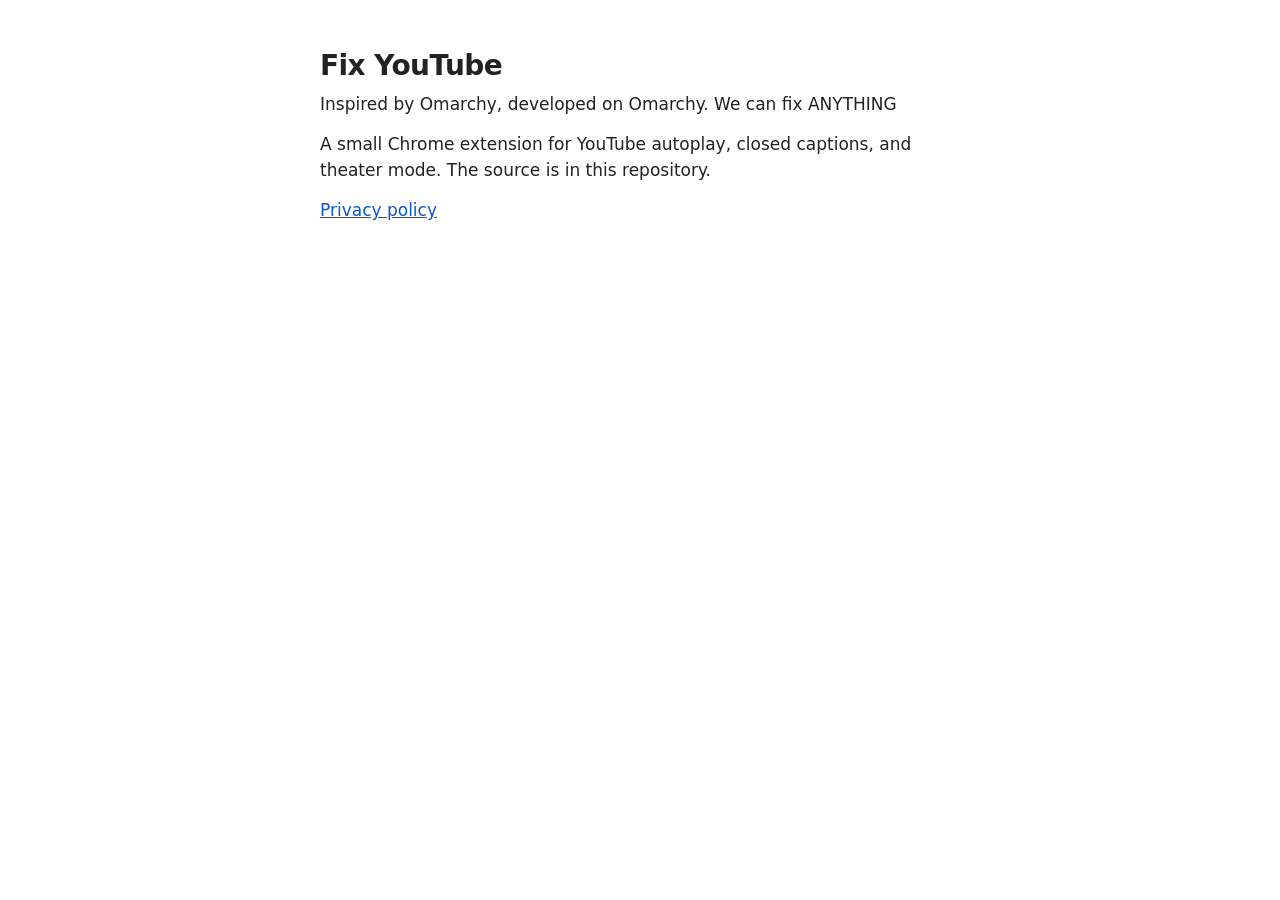
<file: docs/index.html>
<!DOCTYPE html>
<html lang="en">
<head>
  <meta charset="utf-8">
  <meta name="viewport" content="width=device-width, initial-scale=1">
  <title>Fix YouTube</title>
  <style>
    * { box-sizing: border-box; }
    body {
      margin: 0;
      padding: 48px 20px 72px;
      font: 17px/1.55 system-ui, "Segoe UI", Roboto, Helvetica, Arial, sans-serif;
      color: #222;
      background: #fff;
    }
    main { max-width: 40rem; margin: 0 auto; }
    h1 {
      margin: 0 0 8px;
      font-size: 1.75rem;
      font-weight: 650;
      letter-spacing: -0.02em;
      line-height: 1.25;
    }
    p { margin: 0 0 0.85rem; }
    a { color: #0b57d0; }
    a:visited { color: #0b57d0; }
  </style>
</head>
<body>
  <main>
    <h1>Fix YouTube</h1>
    <p>Inspired by Omarchy, developed on Omarchy. We can fix ANYTHING</p>
    <p>A small Chrome extension for YouTube autoplay, closed captions, and theater mode. The source is in this repository.</p>
    <p><a href="privacy.html">Privacy policy</a></p>
  </main>
</body>
</html>
</file>
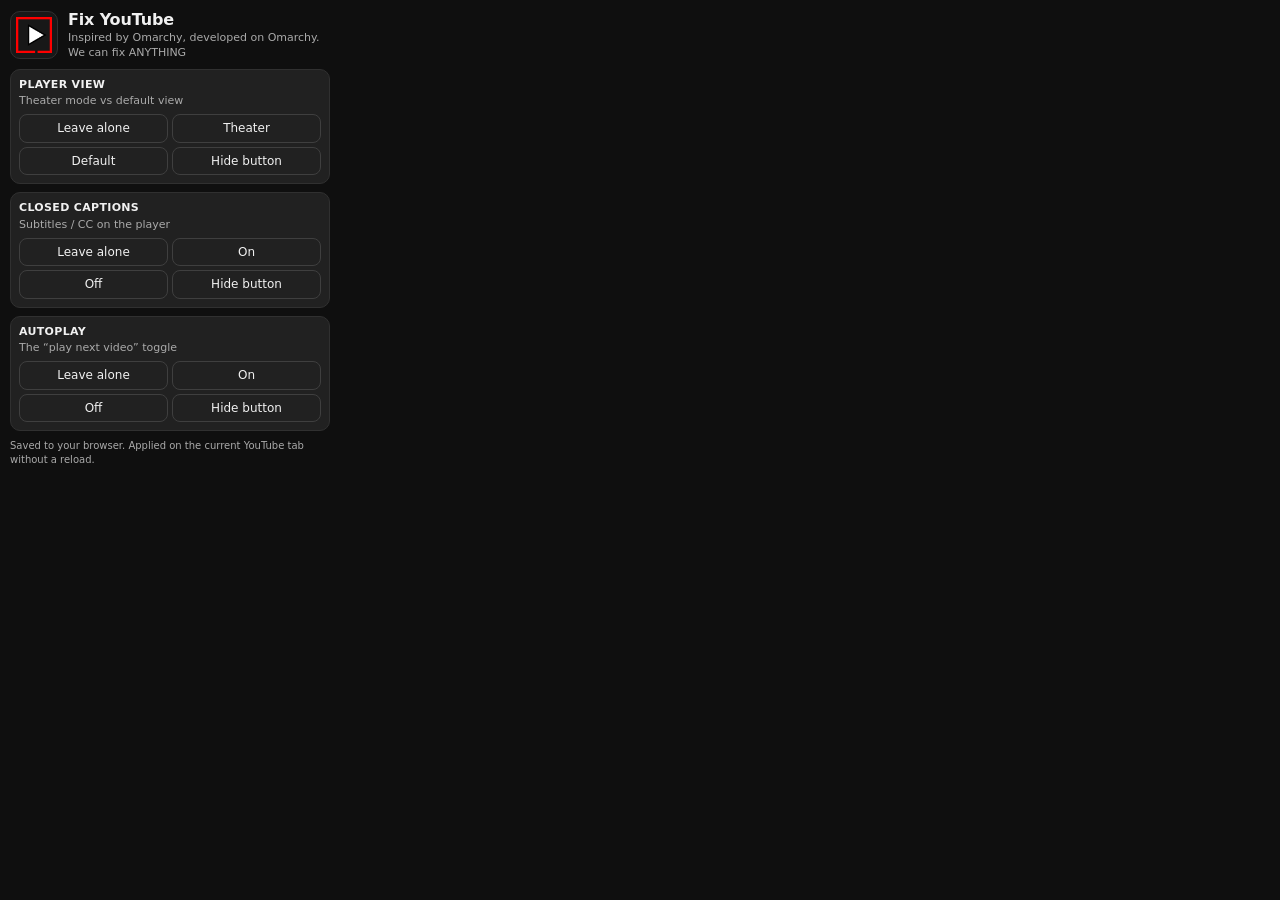
<file: popup.html>
<!DOCTYPE html>
<html lang="en">
<head>
  <meta charset="utf-8">
  <meta name="viewport" content="width=device-width, initial-scale=1">
  <title>Fix YouTube</title>
  <link rel="stylesheet" href="popup.css">
</head>
<body>
  <header class="header">
    <div class="logo-wrap">
      <img class="logo" src="icons/icon128.png" alt="" width="36" height="36">
    </div>
    <div class="heading">
      <h1>Fix YouTube</h1>
      <p class="tagline">Inspired by Omarchy, developed on Omarchy.<br>We can fix ANYTHING</p>
    </div>
  </header>

  <form id="settings" class="settings">
    <section class="card">
      <h2 class="card-title">Player view</h2>
      <p class="hint">Theater mode vs default view</p>
      <div class="options">
        <label class="pill"><input type="radio" name="view" value="leave"> Leave alone</label>
        <label class="pill"><input type="radio" name="view" value="theater"> Theater</label>
        <label class="pill"><input type="radio" name="view" value="default"> Default</label>
        <label class="pill"><input type="radio" name="view" value="hide"> Hide button</label>
      </div>
    </section>

    <section class="card">
      <h2 class="card-title">Closed captions</h2>
      <p class="hint">Subtitles / CC on the player</p>
      <div class="options">
        <label class="pill"><input type="radio" name="captions" value="leave"> Leave alone</label>
        <label class="pill"><input type="radio" name="captions" value="on"> On</label>
        <label class="pill"><input type="radio" name="captions" value="off"> Off</label>
        <label class="pill"><input type="radio" name="captions" value="hide"> Hide button</label>
      </div>
    </section>

    <section class="card">
      <h2 class="card-title">Autoplay</h2>
      <p class="hint">The “play next video” toggle</p>
      <div class="options">
        <label class="pill"><input type="radio" name="autoplay" value="leave"> Leave alone</label>
        <label class="pill"><input type="radio" name="autoplay" value="on"> On</label>
        <label class="pill"><input type="radio" name="autoplay" value="off"> Off</label>
        <label class="pill"><input type="radio" name="autoplay" value="hide"> Hide button</label>
      </div>
    </section>
  </form>

  <div class="meta">
    <p class="footer">Saved to your browser. Applied on the current YouTube tab without a reload.</p>
    <p id="status" class="status" role="status" aria-live="polite"></p>
  </div>

  <script src="shared.js"></script>
  <script src="popup.js"></script>
</body>
</html>
</file>
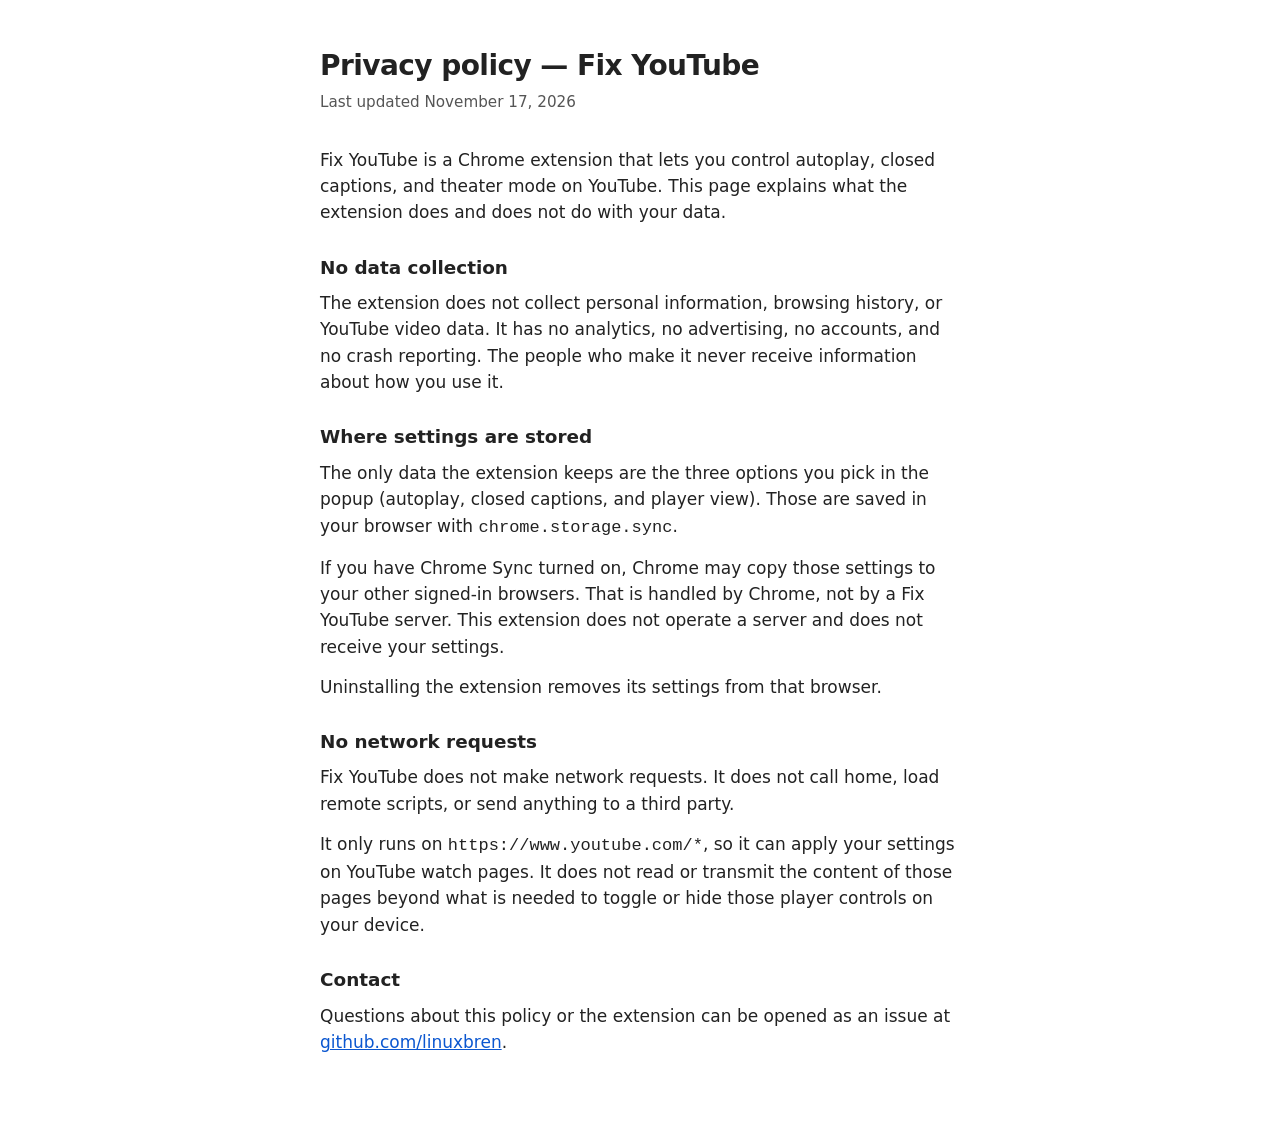
<file: docs/privacy.html>
<!DOCTYPE html>
<html lang="en">
<head>
  <meta charset="utf-8">
  <meta name="viewport" content="width=device-width, initial-scale=1">
  <title>Privacy policy — Fix YouTube</title>
  <style>
    :root {
      color-scheme: light;
    }
    * { box-sizing: border-box; }
    body {
      margin: 0;
      padding: 48px 20px 72px;
      font: 17px/1.55 system-ui, "Segoe UI", Roboto, Helvetica, Arial, sans-serif;
      color: #222;
      background: #fff;
    }
    main {
      max-width: 40rem;
      margin: 0 auto;
    }
    h1 {
      margin: 0 0 8px;
      font-size: 1.75rem;
      font-weight: 650;
      letter-spacing: -0.02em;
      line-height: 1.25;
    }
    .updated {
      margin: 0 0 2rem;
      color: #555;
      font-size: 0.95rem;
    }
    h2 {
      margin: 1.75rem 0 0.5rem;
      font-size: 1.15rem;
      font-weight: 650;
    }
    p, li {
      margin: 0 0 0.85rem;
    }
    ul {
      margin: 0 0 0.85rem;
      padding-left: 1.25rem;
    }
    a { color: #0b57d0; }
    a:visited { color: #0b57d0; }
  </style>
</head>
<body>
  <main>
    <h1>Privacy policy — Fix YouTube</h1>
    <p class="updated">Last updated November 17, 2026</p>

    <p>Fix YouTube is a Chrome extension that lets you control autoplay, closed captions, and theater mode on YouTube. This page explains what the extension does and does not do with your data.</p>

    <h2>No data collection</h2>
    <p>The extension does not collect personal information, browsing history, or YouTube video data. It has no analytics, no advertising, no accounts, and no crash reporting. The people who make it never receive information about how you use it.</p>

    <h2>Where settings are stored</h2>
    <p>The only data the extension keeps are the three options you pick in the popup (autoplay, closed captions, and player view). Those are saved in your browser with <code>chrome.storage.sync</code>.</p>
    <p>If you have Chrome Sync turned on, Chrome may copy those settings to your other signed-in browsers. That is handled by Chrome, not by a Fix YouTube server. This extension does not operate a server and does not receive your settings.</p>
    <p>Uninstalling the extension removes its settings from that browser.</p>

    <h2>No network requests</h2>
    <p>Fix YouTube does not make network requests. It does not call home, load remote scripts, or send anything to a third party.</p>
    <p>It only runs on <code>https://www.youtube.com/*</code>, so it can apply your settings on YouTube watch pages. It does not read or transmit the content of those pages beyond what is needed to toggle or hide those player controls on your device.</p>

    <h2>Contact</h2>
    <p>Questions about this policy or the extension can be opened as an issue at <a href="https://github.com/linuxbren">github.com/linuxbren</a>.</p>
  </main>
</body>
</html>
</file>
<file: popup.css>
:root {
  --bg: #0f0f0f;
  --card: #212121;
  --card-border: #303030;
  --text: #f1f1f1;
  --muted: #aaa;
  --accent: #3ea6ff;
  --accent-soft: rgba(62, 166, 255, 0.16);
  --hover: #2a2a2a;
  --line: #3f3f3f;
  --focus: #fff;
  --tile: #181818;
}

* {
  box-sizing: border-box;
}

html, body {
  margin: 0;
  padding: 0;
}

body {
  width: 340px;
  font: 13px/1.35 system-ui, "Segoe UI", Roboto, Helvetica, Arial, sans-serif;
  color: var(--text);
  background: var(--bg);
  padding: 10px 10px 8px;
  overflow-x: hidden;
}

.header {
  display: flex;
  align-items: center;
  gap: 10px;
  margin-bottom: 8px;
}

.logo-wrap {
  flex: 0 0 auto;
  width: 48px;
  height: 48px;
  display: grid;
  place-items: center;
  background: var(--tile);
  border: 1px solid var(--card-border);
  border-radius: 10px;
}

.logo {
  display: block;
  width: 36px;
  height: 36px;
  border-radius: 0;
}

.heading {
  min-width: 0;
  flex: 1 1 auto;
}

.heading h1 {
  margin: 0 0 2px;
  font-size: 16px;
  font-weight: 650;
  letter-spacing: -0.01em;
  line-height: 1.2;
}

.tagline,
.hint,
.footer,
.status {
  margin: 0;
  color: var(--muted);
}

.tagline {
  font-size: 11px;
  line-height: 1.35;
}

.settings {
  display: grid;
  gap: 8px;
}

.card {
  margin: 0;
  padding: 8px;
  border: 1px solid var(--card-border);
  border-radius: 10px;
  background: var(--card);
  min-inline-size: 0;
}

.card-title {
  margin: 0;
  padding: 0;
  font-size: 11px;
  font-weight: 650;
  letter-spacing: 0.03em;
  text-transform: uppercase;
  color: var(--text);
  line-height: 1.3;
}

.hint {
  margin: 2px 0 6px;
  font-size: 11px;
  line-height: 1.3;
}

.options {
  display: grid;
  grid-template-columns: 1fr 1fr;
  gap: 4px;
}

.pill {
  position: relative;
  display: flex;
  align-items: center;
  justify-content: center;
  margin: 0;
  padding: 6px 8px;
  min-height: 28px;
  border: 1px solid var(--line);
  border-radius: 8px;
  background: transparent;
  cursor: pointer;
  font-size: 12px;
  line-height: 1.2;
  text-align: center;
  user-select: none;
}

.pill:hover {
  background: var(--hover);
}

.pill:has(input:checked) {
  background: var(--accent-soft);
  border-color: var(--accent);
  color: var(--text);
}

.pill:has(input:focus-visible) {
  outline: 2px solid var(--accent);
  outline-offset: 1px;
}

.pill input[type="radio"] {
  position: absolute;
  width: 1px;
  height: 1px;
  padding: 0;
  margin: -1px;
  overflow: hidden;
  clip: rect(0, 0, 0, 0);
  white-space: nowrap;
  border: 0;
}

.meta {
  display: grid;
  grid-template-columns: 1fr auto;
  gap: 8px;
  align-items: start;
  margin-top: 8px;
  min-height: 1.4em;
}

.status {
  font-size: 11px;
  color: var(--accent);
  white-space: nowrap;
}

.footer {
  font-size: 10px;
  line-height: 1.35;
}
</file>
